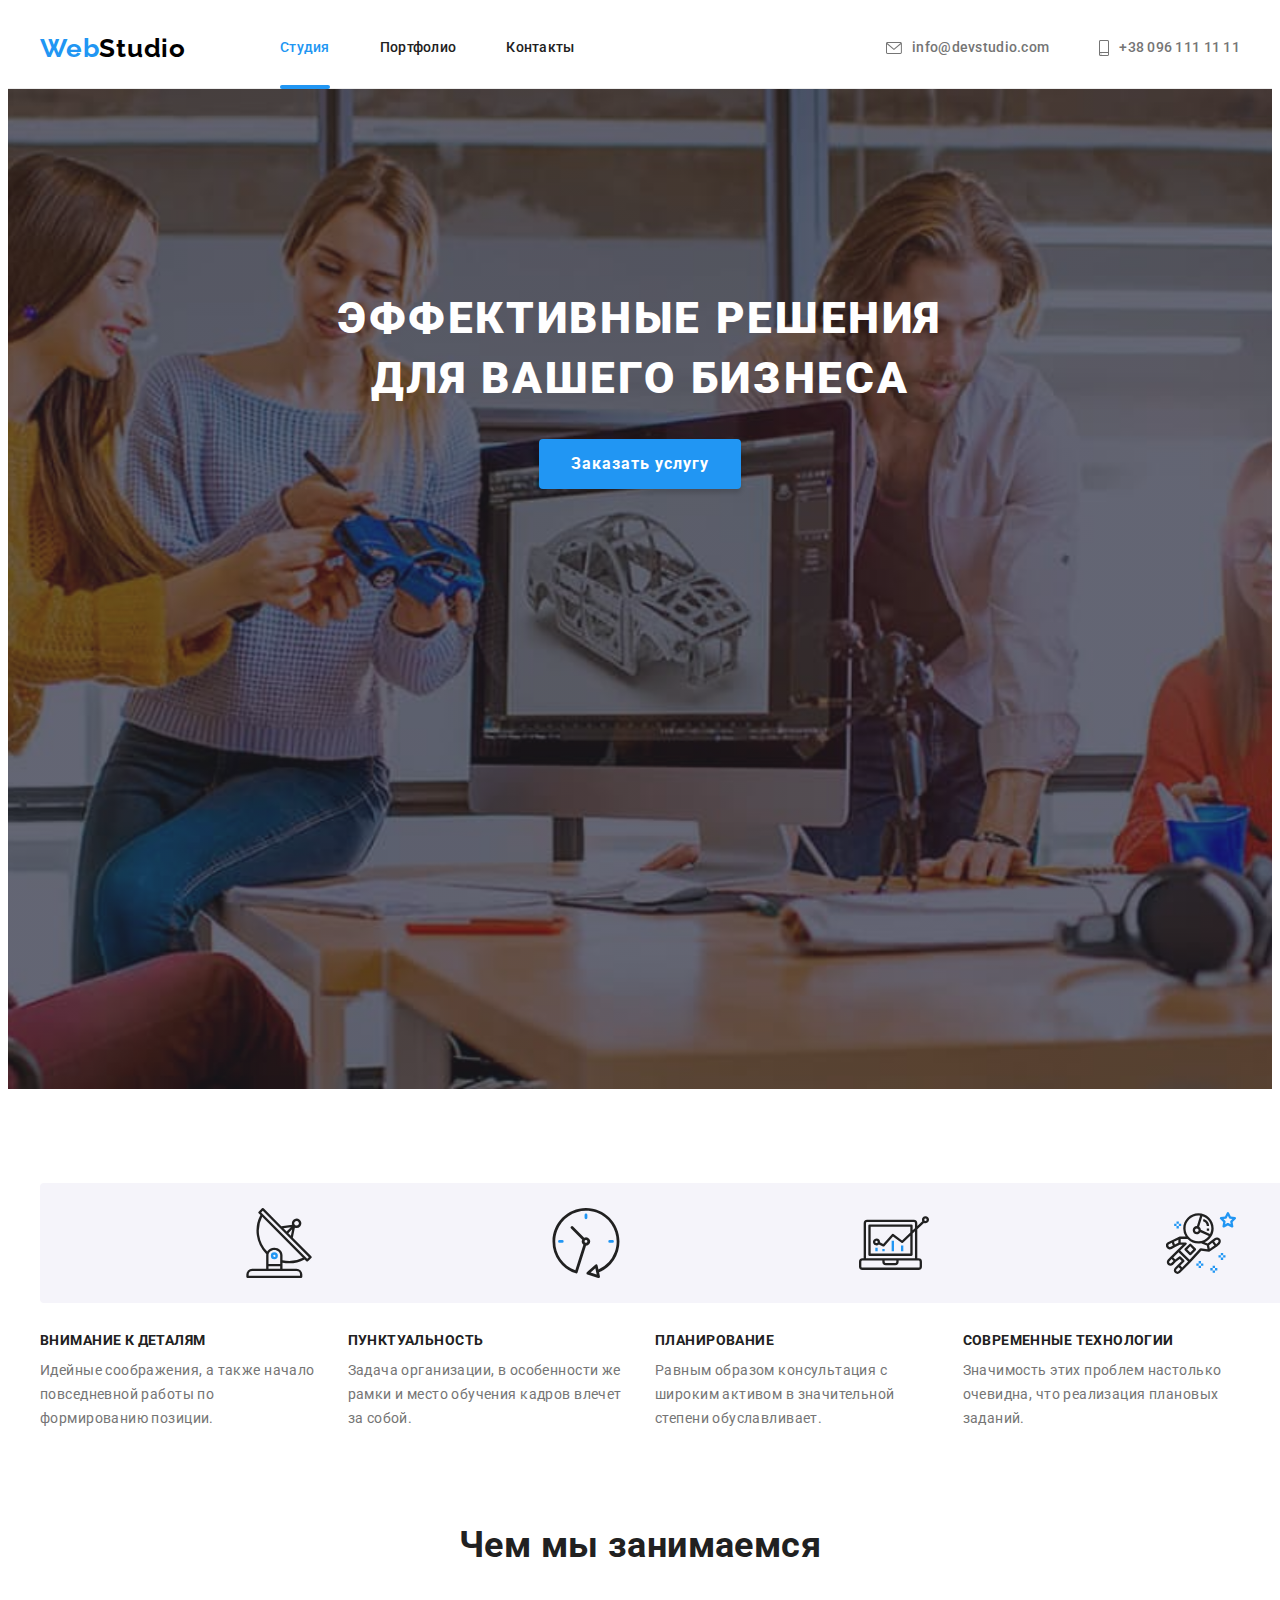
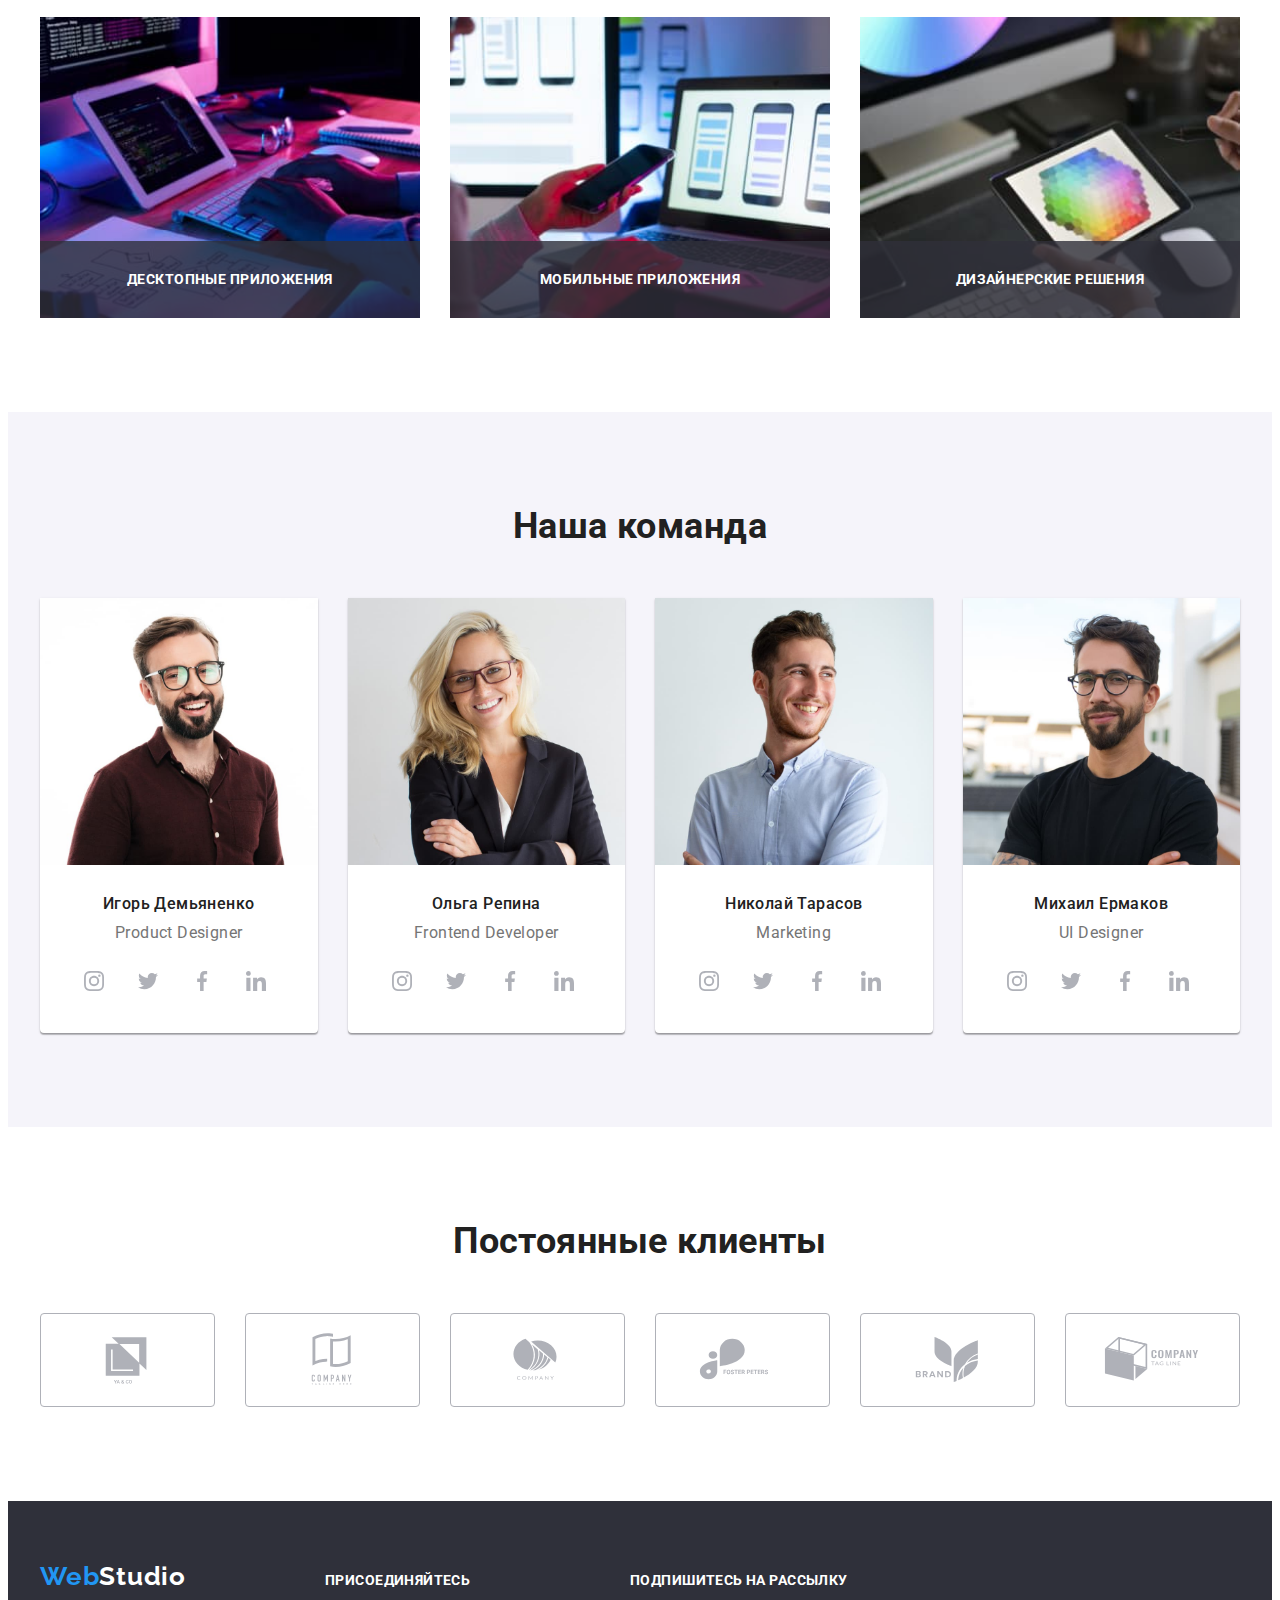
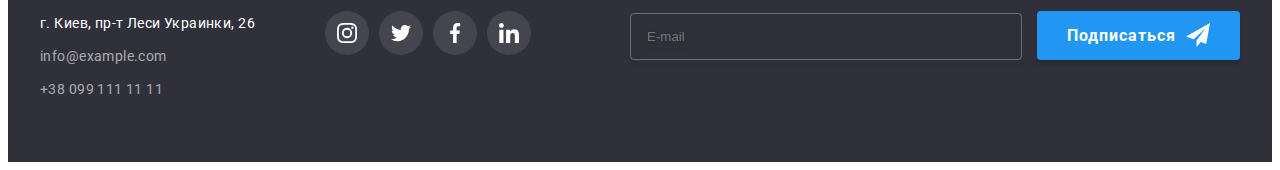
<file: index.html>
<!DOCTYPE html>
<html lang="ru">
<head>
    <meta charset="UTF-8">
    <meta http-equiv="X-UA-Compatible" content="IE=edge">
    <meta name="viewport" content="width=device-width, initial-scale=1.0">
    <title>Studio</title>
    <link rel="preconnect" href="https://fonts.googleapis.com">
    <link rel="preconnect" href="https://fonts.gstatic.com" crossorigin>
    <link href="https://fonts.googleapis.com/css2?family=Raleway:wght@700&family=Roboto:wght@400;500;700;900&display=swap"
        rel="stylesheet">
    <link rel="stylesheet" href="https://cdnjs.cloudflare.com/ajax/libs/modern-normalize/1.1.0/modern-normalize.min.css"
        integrity="sha512-wpPYUAdjBVSE4KJnH1VR1HeZfpl1ub8YT/NKx4PuQ5NmX2tKuGu6U/JRp5y+Y8XG2tV+wKQpNHVUX03MfMFn9Q=="
        crossorigin="anonymous" referrerpolicy="no-referrer" />
    <link rel="stylesheet" href="./css/main.min.css">
</head>
<body>
    <!--Header-->
    <header class="header">
        <div class="container header__container">
            <nav class="navigation">
                <a class="logo link" aria-label="Логотип сайта" href="./index.html" lang="en">Web<span
                        class="logo__text logo__text--dark">Studio</span></a>
                <ul class="navigation__list list">
                    <li class="navigation__item"><a class="navigation__link current link" href="./index.html">Студия</a></li>
                    <li class="navigation__item"><a class="navigation__link link" href="./portfolio.html">Портфолио</a></li>
                    <li class="navigation__item"><a class="navigation__link link" href="">Контакты</a></li>
                </ul>
            </nav>
            <ul class="contact-list list">
                <li class="contact-list__item"><a class="contact-list__link link" href="mailto:info@devstudio.com">
                    <svg class="contact-list__icon-envelope" width="16" height="12">
                        <use href="./images/icons/icons.svg#icon-envelope"></use>
                    </svg>
                    info@devstudio.com</a>
                </li>
                <li class="contact-list__item"><a class="contact-list__link link" href="tel:+380961111111">
                    <svg class="contact-list__icon-smartphone" width="10" height="16">
                        <use href="./images/icons/icons.svg#icon-smartphone"></use>
                    </svg>
                    +38 096 111 11 11</a></li>
            </ul>
        </div>
    </header>

    <!--Main content-->
    <main>
        <!--Hero-->
        
        <section class="hero overlay">
            <div class="hero__container container">
                <h1 class="hero__title">Эффективные решения для вашего бизнеса</h1>
                <button class="order-btn" data-modal-open type="button">Заказать услугу</button>
            </div>
            
        </section>
        

        <!--Features-->
        <section class="features section">
            <div class="container">
                <h2 class="visually-hidden">Особенности</h2>
                <ul class="features-list list card-set">
                    <li class="features-list-item card-set-item">
                        <div class="icon-box">
                            <svg class="icon">
                                <use href="./images/icons/icons.svg#icon-antenna"></use>
                            </svg>
                        </div>
                        <h3 class="features-title">Внимание к деталям</h3>
                        <p class="features-description">Идейные соображения, а также начало повседневной работы по формированию позиции.
                        </p>
                    </li>
                    <li class="features-list-item card-set-item">
                        <div class="icon-box">
                            <svg class="icon">
                                <use href="./images/icons/icons.svg#icon-clock"></use>
                            </svg>
                        </div>
                        <h3 class="features-title">Пунктуальность</h3>
                        <p class="features-description">Задача организации, в особенности же рамки и место обучения кадров влечет за
                            собой.</p>
                    </li>
                    <li class="features-list-item card-set-item">
                        <div class="icon-box">
                            <svg class="icon">
                                <use href="./images/icons/icons.svg#icon-diagram"></use>
                            </svg>
                        </div>
                        <h3 class="features-title">Планирование</h3>
                        <p class="features-description">Равным образом консультация с широким активом в значительной степени
                            обуславливает.</p>
                    </li>
                    <li class="features-list-item card-set-item">
                        <div class="icon-box">
                            <svg class="icon">
                                <use href="./images/icons/icons.svg#icon-astronaut"></use>
                            </svg>
                        </div>
                        <h3 class="features-title">Современные технологии</h3>
                        <p class="features-description">Значимость этих проблем настолько очевидна, что реализация плановых заданий.</p>
                    </li>
                </ul>
            </div>
        </section>

        <!--Services-->
        <section class="services section">
            <div class="container">
                <h2 class="section-title">Чем мы занимаемся</h2>
                <ul class="services-list list card-set">
                    <li class="services-list-item card-set-item">
                        <div class="service-img-wrapper">
                            <img class="services-img" src="images/pic1.jpg" alt="Вёрстка" width="370" height="294">
                            <p class="service-img-text">Десктопные приложения</p>
                        </div>
                    </li>
                    <li class="services-list-item card-set-item">
                        <div class="service-img-wrapper">
                            <img class="services-img" src="images/pic2.jpg" alt="Разработка приложений" width="370" height="294">
                            <p class="service-img-text">Мобильные приложения</p>
                        </div>
                    </li>
                    <li class="services-list-item card-set-item">
                        <div class="service-img-wrapper">
                            <img class="services-img" src="images/pic3.jpg" alt="Дизайн" width="370" height="294">
                            <p class="service-img-text">Дизайнерские решения</p>
                        </div>
                    </li>
                </ul>
            </div>
        </section>

        <!--Team-->
        <section class="team section">
            <div class="container">
                <h2 class="section-title">Наша команда</h2>
                <ul class="team-list list card-set">
                    <li class="team-list-item card-set-item">
                        <img class="team-member-pic" src="images/team/igor.jpg" alt="Игорь Демьяненко" width="270" height="260">
                        <div class="member-description">
                            <h3 class="team-member-name">Игорь Демьяненко</h3>
                            <p class="team-member-position" lang="en">Product Designer</p>
                            <ul class="social-contacts list">
                                <li class="social-item">
                                    <a class="social-link link" href="#" target="_blank" rel="noopener noreferrer nofollower">
                                        <svg class="social-icon" width="20" height="20">
                                            <use href="./images/icons/icons.svg#icon-instagram"></use>
                                        </svg>
                                    </a>
                                </li>
                                <li class="social-item">
                                    <a class="social-link link" href="#" target="_blank" rel="noopener noreferrer nofollower">
                                        <svg class="social-icon" width="20" height="20">
                                            <use href="./images/icons/icons.svg#icon-twitter"></use>
                                        </svg>
                                    </a>
                                </li>
                                <li class="social-item">
                                    <a class="social-link link" href="#" target="_blank" rel="noopener noreferrer nofollower">
                                        <svg class="social-icon" width="20" height="20">
                                            <use href="./images/icons/icons.svg#icon-facebook"></use>
                                        </svg>
                                    </a>
                                </li>
                                <li class="social-item">
                                    <a class="social-link link" href="#" target="_blank" rel="noopener noreferrer nofollower">
                                        <svg class="social-icon" width="20" height="20">
                                            <use href="./images/icons/icons.svg#icon-linkedin"></use>
                                        </svg>
                                    </a>
                                </li>
                            </ul>
                        </div>
                    </li>
                    <li class="team-list-item card-set-item">
                        <img class="team-member-pic" src="images/team/olga.jpg" alt="Ольга Репина" width="270" height="260">
                        <div class="member-description">
                            <h3 class="team-member-name">Ольга Репина</h3>
                            <p class="team-member-position" lang="en">Frontend Developer</p>
                            <ul class="social-contacts list">
                                <li class="social-item">
                                    <a class="social-link link" href="#" target="_blank" rel="noopener noreferrer nofollower">
                                        <svg class="social-icon" width="20" height="20">
                                            <use href="./images/icons/icons.svg#icon-instagram"></use>
                                        </svg>
                                    </a>
                                </li>
                                <li class="social-item">
                                    <a class="social-link link" href="#" target="_blank" rel="noopener noreferrer nofollower">
                                        <svg class="social-icon" width="20" height="20">
                                            <use href="./images/icons/icons.svg#icon-twitter"></use>
                                        </svg>
                                    </a>
                                </li>
                                <li class="social-item">
                                    <a class="social-link link" href="#" target="_blank" rel="noopener noreferrer nofollower">
                                        <svg class="social-icon" width="20" height="20">
                                            <use href="./images/icons/icons.svg#icon-facebook"></use>
                                        </svg>
                                    </a>
                                </li>
                                <li class="social-item">
                                    <a class="social-link link" href="#" target="_blank" rel="noopener noreferrer nofollower">
                                        <svg class="social-icon" width="20" height="20">
                                            <use href="./images/icons/icons.svg#icon-linkedin"></use>
                                        </svg>
                                    </a>
                                </li>
                            </ul>
                        </div>
                    </li>
                    <li class="team-list-item card-set-item">
                        <img class="team-member-pic" src="images/team/nikolai.jpg" alt="Николай Тарасов" width="270" height="260">
                        <div class="member-description">
                            <h3 class="team-member-name">Николай Тарасов</h3>
                            <p class="team-member-position" lang="en">Marketing</p>
                            <ul class="social-contacts list">
                                <li class="social-item">
                                    <a class="social-link link" href="#" target="_blank" rel="noopener noreferrer nofollower">
                                        <svg class="social-icon" width="20" height="20">
                                            <use href="./images/icons/icons.svg#icon-instagram"></use>
                                        </svg>
                                    </a>
                                </li>
                                <li class="social-item">
                                    <a class="social-link link" href="#" target="_blank" rel="noopener noreferrer nofollower">
                                        <svg class="social-icon" width="20" height="20">
                                            <use href="./images/icons/icons.svg#icon-twitter"></use>
                                        </svg>
                                    </a>
                                </li>
                                <li class="social-item">
                                    <a class="social-link link" href="#" target="_blank" rel="noopener noreferrer nofollower">
                                        <svg class="social-icon" width="20" height="20">
                                            <use href="./images/icons/icons.svg#icon-facebook"></use>
                                        </svg>
                                    </a>
                                </li>
                                <li class="social-item">
                                    <a class="social-link link" href="#" target="_blank" rel="noopener noreferrer nofollower">
                                        <svg class="social-icon" width="20" height="20">
                                            <use href="./images/icons/icons.svg#icon-linkedin"></use>
                                        </svg>
                                    </a>
                                </li>
                            </ul>
                        </div>
                    </li>
                    <li class="team-list-item card-set-item">
                        <img class="team-member-pic" src="images/team/mihail.jpg" alt="Михаил Ермаков" width="270" height="260">
                        <div class="member-description">
                            <h3 class="team-member-name">Михаил Ермаков</h3>
                            <p class="team-member-position" lang="en">UI Designer</p>
                            <ul class="social-contacts list">
                                <li class="social-item">
                                    <a class="social-link link" href="#" target="_blank" rel="noopener noreferrer nofollower">
                                        <svg class="social-icon" width="20" height="20">
                                            <use href="./images/icons/icons.svg#icon-instagram"></use>
                                        </svg>
                                    </a>
                                </li>
                                <li class="social-item">
                                    <a class="social-link link" href="#" target="_blank" rel="noopener noreferrer nofollower">
                                        <svg class="social-icon" width="20" height="20">
                                            <use href="./images/icons/icons.svg#icon-twitter"></use>
                                        </svg>
                                    </a>
                                </li>
                                <li class="social-item">
                                    <a class="social-link link" href="#" target="_blank" rel="noopener noreferrer nofollower">
                                        <svg class="social-icon" width="20" height="20">
                                            <use href="./images/icons/icons.svg#icon-facebook"></use>
                                        </svg>
                                    </a>
                                </li>
                                <li class="social-item">
                                    <a class="social-link link" href="#" target="_blank" rel="noopener noreferrer nofollower">
                                        <svg class="social-icon" width="20" height="20">
                                            <use href="./images/icons/icons.svg#icon-linkedin"></use>
                                        </svg>
                                    </a>
                                </li>
                            </ul>
                        </div>
                    </li>
                </ul>
            </div>
        </section>

        <!--Clients-->
        <section class="clients section">
            <div class="container">
                <h2 class="section-title">Постоянные клиенты</h2>
                <ul class="clients-list list card-set">
                    <li class="clients-item card-set-item">
                        <a class="clients-link link" href="#" target="_blank" rel="noopener noreferrer nofollower">
                            <svg class="clients-logo" width="106" height="60">
                                <use href="./images/icons/icons.svg#icon-logo1"></use>
                            </svg>
                        </a>
                        
                    </li>
                    <li class="clients-item card-set-item">
                        <a class="clients-link link" href="#" target="_blank" rel="noopener noreferrer nofollower">
                            <svg class="clients-logo" width="106" height="60">
                                <use href="./images/icons/icons.svg#icon-logo2"></use>
                            </svg>
                        </a>
                    </li>
                    <li class="clients-item card-set-item">
                        <a class="clients-link link" href="#" target="_blank" rel="noopener noreferrer nofollower">
                            <svg class="clients-logo" width="106" height="60">
                                <use href="./images/icons/icons.svg#icon-logo3"></use>
                            </svg>
                        </a>
                    </li>
                    <li class="clients-item card-set-item">
                        <a class="clients-link link" href="#" target="_blank" rel="noopener noreferrer nofollower">
                            <svg class="clients-logo" width="106" height="60">
                                <use href="./images/icons/icons.svg#icon-logo4"></use>
                            </svg>
                        </a>
                    </li>
                    <li class="clients-item card-set-item">
                        <a class="clients-link link" href="#" target="_blank" rel="noopener noreferrer nofollower">
                            <svg class="clients-logo" width="106" height="60">
                                <use href="./images/icons/icons.svg#icon-logo5"></use>
                            </svg>
                        </a>
                    </li>
                    <li class="clients-item card-set-item">
                        <a class="clients-link link" href="#" target="_blank" rel="noopener noreferrer nofollower">
                            <svg class="clients-logo" width="106" height="60">
                                <use href="./images/icons/icons.svg#icon-logo6"></use>
                            </svg>
                        </a>
                    </li>             
                </ul>
            </div>
        </section>
    </main>

    <!--Footer-->
    <footer class="footer">
        <div class="container footer-container">
            <div class="address-wrapper">
                <a class="logo link" aria-label="Логотип сайта" href="./index.html" lang="en">Web<span
                        class="logo-footer">Studio</span></a>
                <address class="footer-address">
                    <ul class="footer-address-list list">
                        <li class="footer-address-list-item"><a class="address-link link" href="https://goo.gl/maps/p3dawPwku5fpeWN66"
                                target="_blank" rel="noopener noreferrer">г. Киев, пр-т Леси Украинки, 26</a></li>
                        <li class="footer-address-list-item"><a class="address-link link"
                                href="mailto:info@example.com">info@example.com</a></li>
                        <li class="footer-address-list-item"><a class="address-link link" href="tel:+380991111111">+38 099 111 11 11</a>
                        </li>
                    </ul>
                </address>
            </div>
            <div class="join-us-wrapper">
                <p class="footer-title">Присоединяйтесь</p>
                <ul class="social-contacts list">
                    <li class="social-item">
                        <a class="social-link link" href="#" target="_blank" rel="noopener noreferrer nofollower">
                            <svg class="social-icon" width="20" height="20">
                                <use href="./images/icons/icons.svg#icon-instagram"></use>
                            </svg>
                        </a>
                    </li>
                    <li class="social-item">
                        <a class="social-link link" href="#" target="_blank" rel="noopener noreferrer nofollower">
                            <svg class="social-icon" width="20" height="20">
                                <use href="./images/icons/icons.svg#icon-twitter"></use>
                            </svg>
                        </a>
                    </li>
                    <li class="social-item">
                        <a class="social-link link" href="#" target="_blank" rel="noopener noreferrer nofollower">
                            <svg class="social-icon" width="20" height="20">
                                <use href="./images/icons/icons.svg#icon-facebook"></use>
                            </svg>
                        </a>
                    </li>
                    <li class="social-item">
                        <a class="social-link link" href="#" target="_blank" rel="noopener noreferrer nofollower">
                            <svg class="social-icon" width="20" height="20">
                                <use href="./images/icons/icons.svg#icon-linkedin"></use>
                            </svg>
                        </a>
                    </li>
                </ul>
            </div>

            <div class="subscribe-wrapper">
                <p class="footer-title">Подпишитесь на рассылку</p>
                <form class="subscribe-form" name="subscribe-form">
                    <input type="email" class="subscribe-form-input" name="email" id="email" placeholder="E-mail" required>
                    <button type="submit" class="order-btn">Подписаться
                        <svg class="icon-send" width="24" height="24">
                            <use href="./images/icons/icons.svg#icon-send"></use>
                        </svg>
                    </button>
                </form>
            </div>
        </div>
    </footer>

    <div class="backdrop is-hidden" data-modal>
        <div class="modal">
            <button type="button" class="modal-close-button" data-modal-close>
                <svg class="modal-close-icon" width="18" height="18">
                    <use href="./images/icons/icons.svg#icon-close"></use>
                </svg>
            </button>
            <p class="modal-action-text">Оставьте свои данные, мы вам перезвоним</p>
            <form class="modal-form">
                <label for="user-name" class="modal-input-label">Имя</label>
                <div class="modal-input-wrapper">
                    <input type="text" id="user-name" name="user_name" class="modal-input" required>
                    <svg class="modal-input-icon" width="18" height="18">
                        <use href="./images/icons/icons.svg#icon-person-black"></use>
                    </svg>
                </div>

                <label for="user-tel" class="modal-input-label">Телефон</label>
                <div class="modal-input-wrapper">
                    <input type="tel" id="user-tel" name="user_tel" class="modal-input" required>
                    <svg class="modal-input-icon" width="18" height="18">
                        <use href="./images/icons/icons.svg#icon-phone-black"></use>
                    </svg>
                </div>

                <label for="user-mail" class="modal-input-label">Почта</label>
                <div class="modal-input-wrapper">
                    <input type="email" id="user-mail" name="user_mail" class="modal-input" required>
                    <svg class="modal-input-icon" width="18" height="18">
                        <use href="./images/icons/icons.svg#icon-email-black"></use>
                    </svg>
                </div>

                <label for="user-msg" class="modal-input-label">Комментарий</label>
                <textarea id="user-msg" name="user_msg" class="modal-input-msg" placeholder="Введите текст"></textarea>
                
                <div class="modal-form-checkbox-wrapper">
                    <input type="checkbox" id="accept-policy" name="accept_policy" class="accept-policy-input visually-hidden" required>
                    <label for="accept-policy" class="accept-policy-label">Соглашаюсь с рассылкой и принимаю&nbsp;<a href="#" class="policy-link link" target="_blank">Условия договора</a></label>
                </div>
                <button type="submit" class="order-btn">Отправить</button>
            </form>
        </div>
    </div>

    <script src="./js/modal.js"></script>
</body>
</html>
</file>
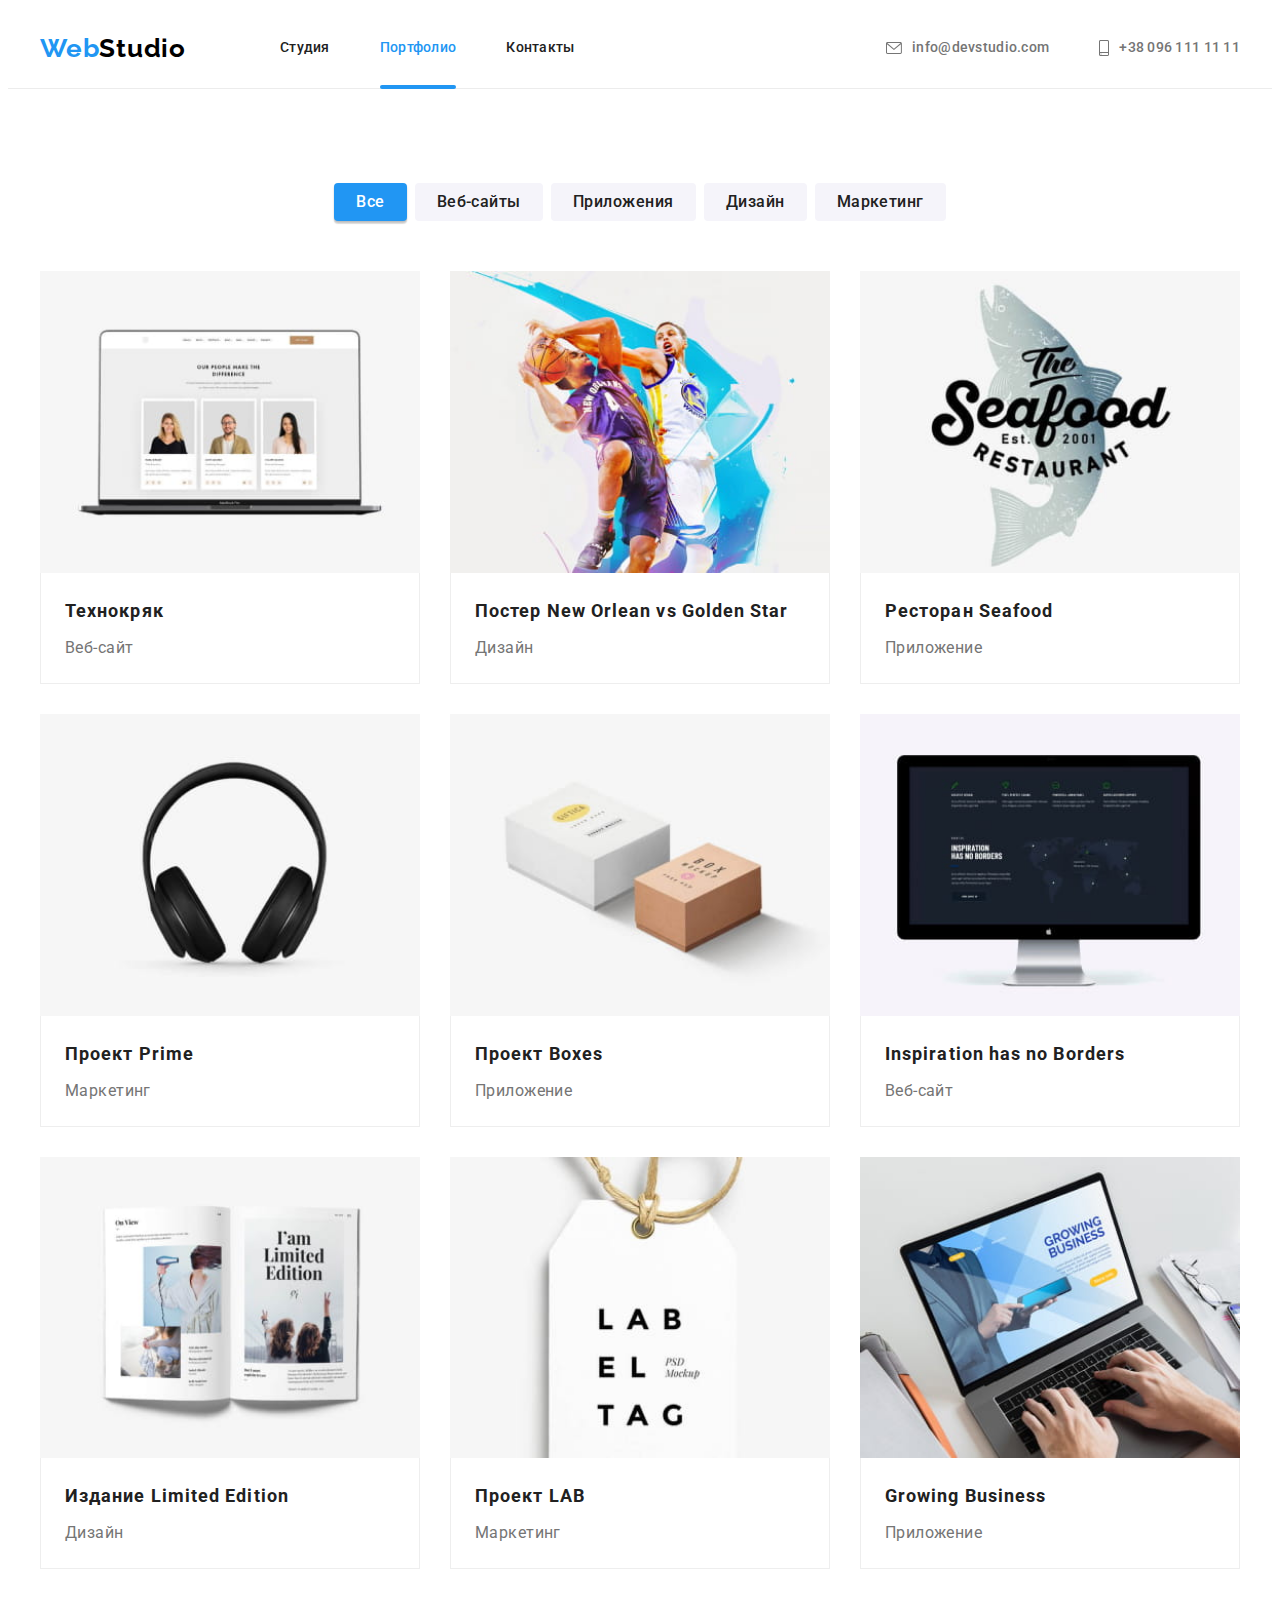
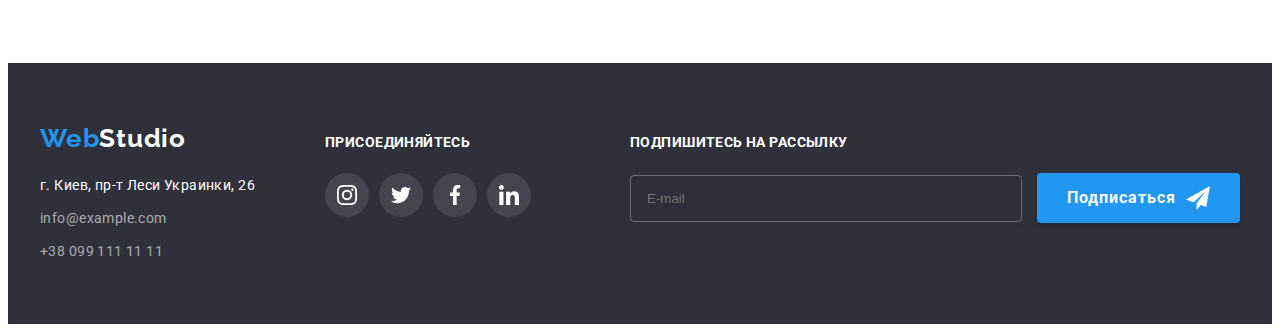
<file: portfolio.html>
<!DOCTYPE html>
<html lang="ru">
<head>
    <meta charset="UTF-8">
    <meta http-equiv="X-UA-Compatible" content="IE=edge">
    <meta name="viewport" content="width=device-width, initial-scale=1.0">
    <title>Portfolio</title>
    <link rel="preconnect" href="https://fonts.googleapis.com">
    <link rel="preconnect" href="https://fonts.gstatic.com" crossorigin>
    <link href="https://fonts.googleapis.com/css2?family=Raleway:wght@700&family=Roboto:wght@400;500;700;900&display=swap"
        rel="stylesheet">
    <link rel="stylesheet" href="https://cdnjs.cloudflare.com/ajax/libs/modern-normalize/1.1.0/modern-normalize.min.css"
        integrity="sha512-wpPYUAdjBVSE4KJnH1VR1HeZfpl1ub8YT/NKx4PuQ5NmX2tKuGu6U/JRp5y+Y8XG2tV+wKQpNHVUX03MfMFn9Q=="
        crossorigin="anonymous" referrerpolicy="no-referrer" />
    <link rel="stylesheet" href="./css/main.min.css">

</head>
<body>
    <!--Header-->
    <header class="header">
        <div class="container header__container">
            <nav class="navigation">
                <a class="logo link" aria-label="Логотип сайта" href="./index.html" lang="en">Web<span
                        class="logo__text logo__text--dark">Studio</span></a>
                <ul class="navigation__list list">
                    <li class="navigation__item"><a class="navigation__link link" href="./index.html">Студия</a></li>
                    <li class="navigation__item"><a class="navigation__link current link" href="./portfolio.html">Портфолио</a></li>
                    <li class="navigation__item"><a class="navigation__link link" href="">Контакты</a></li>
                </ul>
            </nav>
            <ul class="contact-list list">
                <li class="contact-list__item"><a class="contact-list__link link" href="mailto:info@devstudio.com">
                    <svg class="contact-list__icon-envelope" width="16" height="12">
                        <use href="./images/icons/icons.svg#icon-envelope"></use>
                    </svg>
                    info@devstudio.com</a>
                </li>
                <li class="contact-list__item"><a class="contact-list__link link" href="tel:+380961111111">
                    <svg class="contact-list__icon-smartphone" width="10" height="16">
                        <use href="./images/icons/icons.svg#icon-smartphone"></use>
                    </svg>
                    +38 096 111 11 11</a>
                </li>
            </ul>
        </div>

    </header>

    <!--Main-->
    <main>
        <section class="projects section">
            <div class="container">
                <h1 hidden>Наши работы</h1>
                <ul class="projects-filter list">
                    <li class="projects-filter-item"><button class="filter-btn active" type="button">Все</button></li>
                    <li class="projects-filter-item"><button class="filter-btn" type="button">Веб-сайты</button></li>
                    <li class="projects-filter-item"><button class="filter-btn" type="button">Приложения</button></li>
                    <li class="projects-filter-item"><button class="filter-btn" type="button">Дизайн</button></li>
                    <li class="projects-filter-item"><button class="filter-btn" type="button">Маркетинг</button></li>
                </ul>

                <ul class="projects-list list card-set">
                    <li class="projects-list-item card-set-item">
                        <a class="projects-link link" href="#" target="_blank" rel="noopener noreferrer nofollower">
                            <div class="projects-img-wrapper">
                                <img class="projects-img" src="./images/portfolio/tekhnokryak.jpg" alt="Ноутбук с открытым сайтом Технокряк" width="370" height="294">
                                <p class="projects-img-overlay">Ресурс предлагает комплексные предложения с разным уровнем функционала и сервисов. Все это позволит посетителю получить
                                исчерпывающие сведения о компании или частном лице.</p>
                            </div>
                            <div class="card-description">
                                <h2 class="projects-title">Технокряк</h2>
                                <p class="projects-type">Веб-сайт</p>
                            </div>
                        </a>
                    </li>
                    <li class="projects-list-item card-set-item">
                        <a class="projects-link link" href="#" target="_blank" rel="noopener noreferrer nofollower">
                            <div class="projects-img-wrapper">
                                <img class="projects-img" src="./images/portfolio/new-orlean.jpg" alt="Два баскетболиста" width="370" height="294">
                                <p class="projects-img-overlay">Ресурс предлагает комплексные предложения с разным уровнем функционала и сервисов. Все
                                    это позволит посетителю получить
                                    исчерпывающие сведения о компании или частном лице.</p>
                            </div>
                            <div class="card-description">
                                <h2 class="projects-title">Постер New Orlean vs Golden Star</h2>
                                <p class="projects-type">Дизайн</p>
                            </div>
                        </a>
                    </li>
                    <li class="projects-list-item card-set-item">
                        <a class="projects-link link" href="#" target="_blank" rel="noopener noreferrer nofollower">
                            <div class="projects-img-wrapper">
                                <img class="projects-img" src="./images/portfolio/seafood.jpg" alt="Логотип ресторана Seafood" width="370" height="294">
                                <p class="projects-img-overlay">Ресурс предлагает комплексные предложения с разным уровнем функционала и сервисов. Все
                                    это позволит посетителю получить
                                    исчерпывающие сведения о компании или частном лице.</p>
                            </div>
                            <div class="card-description">
                                <h2 class="projects-title">Ресторан Seafood</h2>
                                <p class="projects-type">Приложение</p>
                            </div>
                        </a>
                    </li>
                    <li class="projects-list-item card-set-item">
                        <a class="projects-link link" href="#" target="_blank" rel="noopener noreferrer nofollower">
                            <div class="projects-img-wrapper">
                                <img class="projects-img" src="./images/portfolio/prime.jpg" alt="Наушники" width="370" height="294">
                                <p class="projects-img-overlay">Ресурс предлагает комплексные предложения с разным уровнем функционала и сервисов. Все
                                    это позволит посетителю получить
                                    исчерпывающие сведения о компании или частном лице.</p>
                            </div>
                            <div class="card-description">
                                <h2 class="projects-title">Проект Prime</h2>
                                <p class="projects-type">Маркетинг</p>
                            </div>
                        </a>
                    </li>
                    <li class="projects-list-item card-set-item">
                        <a class="projects-link link" href="#" target="_blank" rel="noopener noreferrer nofollower">
                            <div class="projects-img-wrapper">
                                <img class="projects-img" src="./images/portfolio/boxes.jpg" alt="Две коробочки" width="370" height="294">
                                <p class="projects-img-overlay">Ресурс предлагает комплексные предложения с разным уровнем функционала и сервисов. Все
                                    это позволит посетителю получить
                                    исчерпывающие сведения о компании или частном лице.</p>
                            </div>
                            <div class="card-description">
                                <h2 class="projects-title">Проект Boxes</h2>
                                <p class="projects-type">Приложение</p>
                            </div>
                        </a>
                    </li>
                    <li class="projects-list-item card-set-item">
                        <a class="projects-link link" href="#" target="_blank" rel="noopener noreferrer nofollower">
                            <div class="projects-img-wrapper">
                                <img class="projects-img" src="./images/portfolio/inspiration.jpg" alt="Монитор с открытым сайтом Inspiration has no Borders" width="370" height="294">
                                <p class="projects-img-overlay">Ресурс предлагает комплексные предложения с разным уровнем функционала и сервисов. Все
                                    это позволит посетителю получить
                                    исчерпывающие сведения о компании или частном лице.</p>
                            </div>
                            <div class="card-description">
                                <h2 class="projects-title">Inspiration has no Borders</h2>
                                <p class="projects-type">Веб-сайт</p>
                            </div>
                        </a>
                    </li>
                    <li class="projects-list-item card-set-item">
                        <a class="projects-link link" href="#" target="_blank" rel="noopener noreferrer nofollower">
                            <div class="projects-img-wrapper">
                                <img class="projects-img" src="./images/portfolio/limited-edition.jpg" alt="Открытая журнал Limited Edition" width="370" height="294">
                                <p class="projects-img-overlay">Ресурс предлагает комплексные предложения с разным уровнем функционала и сервисов. Все
                                    это позволит посетителю получить
                                    исчерпывающие сведения о компании или частном лице.</p>
                            </div>
                            <div class="card-description">
                                <h2 class="projects-title">Издание Limited Edition</h2>
                                <p class="projects-type">Дизайн</p> 
                            </div>
                        </a>
                    </li>
                    <li class="projects-list-item card-set-item">
                        <a class="projects-link link" href="#" target="_blank" rel="noopener noreferrer nofollower">
                            <div class="projects-img-wrapper">
                                <img class="projects-img" src="./images/portfolio/lab.jpg" alt="Белый лэйбл на шнурке" width="370" height="294">
                                <p class="projects-img-overlay">Ресурс предлагает комплексные предложения с разным уровнем функционала и сервисов. Все
                                    это позволит посетителю получить
                                    исчерпывающие сведения о компании или частном лице.</p>
                            </div>
                            <div class="card-description">
                                <h2 class="projects-title">Проект LAB</h2>
                                <p class="projects-type">Маркетинг</p>
                            </div>
                        </a>
                    </li>
                    <li class="projects-list-item card-set-item">
                        <a class="projects-link link" href="#" target="_blank" rel="noopener noreferrer nofollower">
                            <div class="projects-img-wrapper">
                                <img class="projects-img" src="./images/portfolio/growing-business.jpg" alt="Ноутбук с открытым сайтом Growing Business" width="370" height="294">
                                <p class="projects-img-overlay">Ресурс предлагает комплексные предложения с разным уровнем функционала и сервисов. Все
                                    это позволит посетителю получить
                                    исчерпывающие сведения о компании или частном лице.</p>
                            </div>
                            <div class="card-description">
                                <h2 class="projects-title">Growing Business</h2>
                                <p class="projects-type">Приложение</p>
                            </div>
                        </a>
                    </li>
                </ul>
            </div>
        </section>
    </main>

    <!--Footer-->
    <footer class="footer">
        <div class="container footer-container">
            <div class="address-wrapper">
                <a class="logo link" aria-label="Логотип сайта" href="./index.html" lang="en">Web<span
                        class="logo-footer">Studio</span></a>
                <address class="footer-address">
                    <ul class="footer-address-list list">
                        <li class="footer-address-list-item"><a class="address-link link"
                                href="https://goo.gl/maps/p3dawPwku5fpeWN66" target="_blank" rel="noopener noreferrer">г.
                                Киев, пр-т Леси Украинки, 26</a></li>
                        <li class="footer-address-list-item"><a class="address-link link"
                                href="mailto:info@example.com">info@example.com</a></li>
                        <li class="footer-address-list-item"><a class="address-link link" href="tel:+380991111111">+38 099
                                111 11 11</a>
                        </li>
                    </ul>
                </address>
            </div>
            <div class="join-us-wrapper">
                <p class="footer-title">Присоединяйтесь</p>
                <ul class="social-contacts list">
                    <li class="social-item">
                        <a class="social-link link" href="#" target="_blank" rel="noopener noreferrer nofollower">
                            <svg class="social-icon" width="20" height="20">
                                <use href="./images/icons/icons.svg#icon-instagram"></use>
                            </svg>
                        </a>
                    </li>
                    <li class="social-item">
                        <a class="social-link link" href="#" target="_blank" rel="noopener noreferrer nofollower">
                            <svg class="social-icon" width="20" height="20">
                                <use href="./images/icons/icons.svg#icon-twitter"></use>
                            </svg>
                        </a>
                    </li>
                    <li class="social-item">
                        <a class="social-link link" href="#" target="_blank" rel="noopener noreferrer nofollower">
                            <svg class="social-icon" width="20" height="20">
                                <use href="./images/icons/icons.svg#icon-facebook"></use>
                            </svg>
                        </a>
                    </li>
                    <li class="social-item">
                        <a class="social-link link" href="#" target="_blank" rel="noopener noreferrer nofollower">
                            <svg class="social-icon" width="20" height="20">
                                <use href="./images/icons/icons.svg#icon-linkedin"></use>
                            </svg>
                        </a>
                    </li>
                </ul>
            </div>

            <div class="subscribe-wrapper">
                <p class="footer-title">Подпишитесь на рассылку</p>
                <form class="subscribe-form" name="subscribe-form">
                    <input type="email" class="subscribe-form-input" name="email" id="email" placeholder="E-mail" required>
                    <button type="submit" class="order-btn">Подписаться
                        <svg class="icon-send" width="24" height="24">
                            <use href="./images/icons/icons.svg#icon-send"></use>
                        </svg>
                    </button>
                </form>
            </div>
        </div>
    </footer>
</body>
</html>
</file>
<file: css/main.min.css>
:root{--primaty-font-famaly: Roboto, sans-serif;--logo-font-family: Raleway, sans-serif;--accent-color: #2196f3;--primary-font-color: #757575;--titles-font-color: #212121;--font-color-dark-background: #ffffff;--font-color-dark-background-opacity: rgba(255, 255, 255, 0.6);--base-logo-color: #000000;--dark-background: #2f303a;--light-background: #f5f4fa;--order-button-hover-color: #188ce8;--portfolio-stroke-color: #eeeeee;--team-cards-background-color: #ffffff;--header-underline-color: #ececec;--team-member-card-shadow: 0px 1px 3px rgba(0, 0, 0, 0.12), 0px 1px 1px rgba(0, 0, 0, 0.14),
        0px 2px 1px rgba(0, 0, 0, 0.2);--card-item: 3;--card-gap: 30px;--social-icons: #afb1b8;--client-icons: #afb1b8;--social-icons-hover-light: #ffffff;--portfolio-card-hover-shadow: 0px 1px 1px rgba(0, 0, 0, 0.12), 0px 4px 4px rgba(0, 0, 0, 0.06),
        1px 4px 6px rgba(0, 0, 0, 0.16);--trans-time-function: cubic-bezier(0.4, 0, 0.2, 1)}.visually-hidden{position:absolute;width:1px;height:1px;margin:-1px;padding:0;white-space:nowrap;overflow:hidden;border:0;clip-path:inset(100%);clip:rect(0 0 0 0)}body{font-family:var(--primaty-font-famaly);color:var(--primary-font-color);font-size:14px;line-height:1.71;letter-spacing:0.03em}h1,h2,h3,h4,h5,h6,p{margin-top:0;margin-bottom:0}ul,ol{margin-top:0;margin-bottom:0;padding-left:0}img{display:block;width:100%;height:auto}.list{list-style-type:none}.link{text-decoration:none;color:inherit}.address{font-style:none}.container{width:1200px;padding-left:15px;padding-right:15px;margin-left:auto;margin-right:auto}.card-set{display:flex;flex-wrap:wrap;margin-left:calc(var(--card-gap) * -1);margin-top:calc(var(--card-gap) * -1)}.card-set-item{flex-basis:calc(100% / var(--card-item) - var(--card-gap));margin-left:var(--card-gap);margin-top:var(--card-gap)}.order-btn{padding:10px 32px;border:none;font-family:inherit;font-weight:700;font-size:16px;line-height:1.87;letter-spacing:0.06em;cursor:pointer;box-shadow:0px 4px 4px rgba(0,0,0,0.15);border-radius:4px;color:var(--font-color-dark-background);background-color:var(--accent-color);transition:background-color 250ms var(--trans-time-function)}.order-btn:hover,.order-btn:focus{background-color:var(--order-button-hover-color)}.logo{font-family:var(--logo-font-family);font-weight:700;font-size:26px;line-height:1.19;letter-spacing:0.03em;color:var(--accent-color)}.logo__text--dark{color:var(--base-logo-color)}.logo-footer{color:var(--font-color-dark-background)}.section{padding-top:94px;padding-bottom:94px}.section-title{font-size:36px;line-height:1.16;text-align:center;margin-bottom:50px;color:var(--titles-font-color)}.social-contacts{display:flex;max-width:206px;align-items:center}.social-item:not(:last-child){margin-right:10px}.social-link{display:flex;justify-content:center;align-items:center;width:44px;height:44px;border-radius:50%;color:var(--social-icons);transition:background-color 250ms var(--trans-time-function)}.social-link:hover,.social-link:focus{background-color:var(--accent-color)}.social-icon{fill:var(--social-icons);transition:fill 250ms var(--trans-time-function)}.social-link:hover .social-icon,.social-link:focus .social-icon{fill:var(--social-icons-hover-light)}.backdrop{position:fixed;width:100vw;height:100vh;top:0px;left:0px;background-color:rgba(0,0,0,0.2);transition:opacity 300ms ease, visibility 300ms ease}.backdrop.is-hidden{visibility:hidden;opacity:0;pointer-events:none}.modal{position:absolute;top:50%;left:50%;transform:translate(-50%, -50%) scale(1);width:528px;min-height:581px;padding:40px;background-color:var(--team-cards-background-color);box-shadow:0px 1px 3px rgba(0,0,0,0.12),0px 1px 1px rgba(0,0,0,0.14),0px 2px 1px rgba(0,0,0,0.2);transition:transform 300ms ease}.backdrop.is-hidden .modal{transform:translate(-50%, -50%) scale(0.9)}.modal-close-button{position:absolute;top:8px;right:8px;width:30px;height:30px;display:flex;justify-content:center;align-items:center;border-radius:50%;border:1px solid rgba(0,0,0,0.1);background-color:transparent;padding:0px;cursor:pointer}.modal-close-icon{transition:fill 250ms var(--trans-time-function)}.modal-close-button:hover .modal-close-icon,.modal-close-button:focus .modal-close-icon{fill:var(--accent-color)}.modal-action-text{font-weight:700;font-size:20px;line-height:1.15;text-align:center;margin-bottom:12px;color:var(--titles-font-color)}.modal-input-label{display:block;margin-bottom:4px;font-size:12px;line-height:1.17;letter-spacing:0.01em}.modal-input-wrapper{position:relative;margin-bottom:10px}.modal-input-icon{position:absolute;top:50%;left:12px;transform:translateY(-50%);transition:fill 250ms var(--trans-time-function)}.modal-input:focus+.modal-input-icon,.modal-input:hover+.modal-input-icon{fill:var(--accent-color)}.modal-input,.modal-input-msg{width:100%}.modal-input{padding:11px 42px;height:40px;border:1px solid rgba(33,33,33,0.2);border-radius:4px;transition:border-color 250ms var(--trans-time-function)}.modal-input:focus,.modal-input:hover{outline:none;border-color:var(--accent-color)}.modal-input-msg{padding:12px 16px;margin-bottom:20px;min-height:120px;border:1px solid rgba(33,33,33,0.2);border-radius:4px;resize:none;transition:border-color 250ms var(--trans-time-function)}.modal-input-msg:focus,.modal-input-msg:hover{outline:none;border-color:var(--accent-color)}.modal-input-msg::placeholder{font-size:12px;line-height:1.17;letter-spacing:0.01em;color:rgba(117,117,117,0.5)}.modal-form-checkbox-wrapper{margin-bottom:30px}.policy-link{color:var(--accent-color);text-decoration:underline}.accept-policy-label{display:flex;align-items:center;justify-content:center}.accept-policy-label::before{content:"";display:inline-block;width:16px;height:15px;margin-right:8px;border:2px solid var(--titles-font-color);border-radius:2px;cursor:pointer;transition:background-color 250ms var(--trans-time-function),border-color 250ms var(--trans-time-function),background-image 250ms var(--trans-time-function)}.accept-policy-input:focus+.accept-policy-label::before,.accept-policy-input:hover+.accept-policy-label::before{outline:1px solid var(--primary-font-color)}.accept-policy-input:checked+.accept-policy-label::before{background-color:var(--accent-color);border-color:var(--accent-color);background-image:url(../images/icons/checked-icon.svg);background-repeat:no-repeat}.modal .order-btn{display:block;margin-right:auto;margin-left:auto;padding:10px 56px}.modal .order-btn:focus,.modal .order-btn:hover{background-color:var(--order-button-hover-color)}.header{border-bottom:1px solid var(--header-underline-color)}.header__container{justify-content:space-between}.header__container,.header .navigation{display:flex;align-items:center}.header .logo{margin-right:94px}.header .navigation__list{display:flex;color:var(--titles-font-color)}.header .navigation__item:not(:last-child){margin-right:50px}.header .navigation__link.current{position:relative}.header .navigation__link.current::after{content:'';position:absolute;left:0px;bottom:-1px;width:100%;height:4px;background-color:var(--accent-color);border-radius:2px}.header .contact-list{display:flex}.header .contact-list__item:not(:last-child){margin-right:50px}.header .navigation__link,.header .contact-list__link{display:flex;align-items:center;padding-top:32px;padding-bottom:32px;font-weight:500;font-size:14px;line-height:1.14;letter-spacing:0.02em;transition:color 250ms var(--trans-time-function)}.header .navigation__link:hover,.header .navigation__link:focus,.header .navigation__link.current,.header .contact-list__link:hover,.header .contact-list__link:focus,.header .contact-list__link.current{color:var(--accent-color)}.header .contact-list__icon-envelope,.header .contact-list__icon-smartphone{margin-right:10px;fill:currentColor}.hero{padding-top:200px;padding-bottom:200px;background-color:var(--dark-background);text-align:center}.hero.overlay{max-width:1600px;min-height:600px;margin-right:auto;margin-left:auto;background-image:linear-gradient(rgba(47,48,58,0.4), rgba(47,48,58,0.4)),url(../images/hero/bg.jpg);background-repeat:no-repeat;background-size:cover;background-position:center}.hero__title{margin-left:auto;margin-right:auto;max-width:700px;font-weight:900;font-size:44px;line-height:1.36;letter-spacing:0.06em;text-transform:uppercase;margin-bottom:30px;color:var(--font-color-dark-background)}.features{padding-bottom:47px}.icon-box{display:flex;justify-content:center;align-items:center;width:100%;padding:25px 100px;margin-bottom:30px;background-color:var(--light-background);border-radius:4px}.icon{width:70px;height:70px}.features-title{margin-bottom:10px;font-size:14px;line-height:1.14;text-transform:uppercase;color:var(--titles-font-color)}.features-list{--card-item: 4}.services{padding-top:47px}.service-img-wrapper{position:relative}.service-img-text{position:absolute;width:100%;left:0px;bottom:0px;font-weight:700;text-align:center;text-transform:uppercase;padding-top:27px;padding-bottom:27px;color:var(--font-color-dark-background);background-color:rgba(47,48,58,0.8)}.team{background-color:var(--light-background);--card-item: 4}.team-list-item{background-color:var(--team-cards-background-color);box-shadow:var(--team-member-card-shadow);border-radius:0px 0px 4px 4px}.team-member-pic{margin-bottom:30px}.team-member-name{margin-bottom:10px;font-weight:500;color:var(--titles-font-color)}.team-member-position{margin-bottom:16px}.team-member-name,.team-member-position{font-size:16px;line-height:1.18;text-align:center}.member-description{padding-left:32px;padding-right:32px;padding-bottom:30px}.clients-list{--card-item: 6;align-items:center}.clients-link{display:flex;justify-content:center;align-items:center;padding:16px;border:1px solid var(--client-icons);border-radius:4px;transition:border-color 250ms var(--trans-time-function)}.clients-link:hover,.clients-link:focus{border-color:var(--accent-color)}.clients-logo{fill:var(--client-icons);transition:fill 250ms var(--trans-time-function)}.clients-link:hover .clients-logo,.clients-link:focus .clients-logo{fill:var(--accent-color)}.footer{padding-top:60px;padding-bottom:60px;background-color:var(--dark-background)}.footer-container{display:flex;align-items:baseline}.address-wrapper{margin-right:70px}.footer .logo{display:block;margin-bottom:20px}.footer-address{font-style:inherit}.footer-address-list-item:not(:last-child){margin-bottom:9px}.address-link{color:var(--font-color-dark-background-opacity);transition:color 250ms var(--trans-time-function)}.address-link[target='_blank']{color:var(--font-color-dark-background)}.address-link:hover,.address-link:focus{color:var(--accent-color)}.footer-title{font-weight:700;line-height:1.4;text-transform:uppercase;margin-bottom:20px;color:var(--font-color-dark-background)}.footer .social-link{color:var(--social-icons-hover-light);background-color:rgba(255,255,255,0.1)}.footer .social-link:hover,.footer .social-link:focus{background-color:var(--accent-color)}.social-icon{fill:currentColor}.subscribe-wrapper{margin-left:auto}.subscribe-form-input{padding:15px 16px;min-width:358px;margin-right:12px;color:var(--font-color-dark-background);background-color:transparent;border:1px solid rgba(255,255,255,0.3);border-radius:4px;filter:drop-shadow(0px 4px 4px rgba(0,0,0,0.15))}.footer .order-btn{display:inline-flex;align-items:center;padding:10px 30px;text-align:center}.footer .order-btn:hover,.footer .order-btn:focus{background-color:var(--order-button-hover-color)}.icon-send{margin-left:10px;fill:var(--font-color-dark-background)}.projects-filter{display:flex;justify-content:center;margin-bottom:50px}.projects-filter-item:not(:last-child){margin-right:8px}.filter-btn{padding:6px 22px;font-family:inherit;font-weight:500;font-size:16px;line-height:1.62;text-align:center;letter-spacing:0.03em;cursor:pointer;color:var(--titles-font-color);background-color:var(--light-background);border-radius:4px;border:none;transition:color 250ms var(--trans-time-function),background-color 250ms var(--trans-time-function),box-shadow 250ms var(--trans-time-function)}.filter-btn:hover,.filter-btn:focus,.filter-btn.active{color:var(--font-color-dark-background);background-color:var(--accent-color);box-shadow:0px 3px 1px rgba(0,0,0,0.1),0px 1px 2px rgba(0,0,0,0.08),0px 2px 2px rgba(0,0,0,0.12)}.card-description{padding:20px 24px;border:1px solid var(--portfolio-stroke-color);border-top:transparent}.projects-link{display:block;transition:box-shadow 250ms var(--trans-time-function)}.projects-link:hover,.projects-link:focus{box-shadow:var(--portfolio-card-hover-shadow)}.projects-img-wrapper{position:relative;overflow:hidden}.projects-img-overlay{position:absolute;top:0px;left:0px;width:100%;height:100%;font-size:18px;line-height:1.56;padding:63px 24px;color:var(--font-color-dark-background);background-color:rgba(33,150,243,0.9);transform:translateY(100%);transition:transform 250ms var(--trans-time-function)}.projects-link:hover .projects-img-overlay,.projects-link:focus .projects-img-overlay{transform:translateY(0)}.projects-title{margin-bottom:4px;font-size:18px;line-height:2;letter-spacing:0.06em;color:var(--titles-font-color)}.projects-type{font-size:16px;line-height:1.87}
/*# sourceMappingURL=main.min.css.map */
</file>
